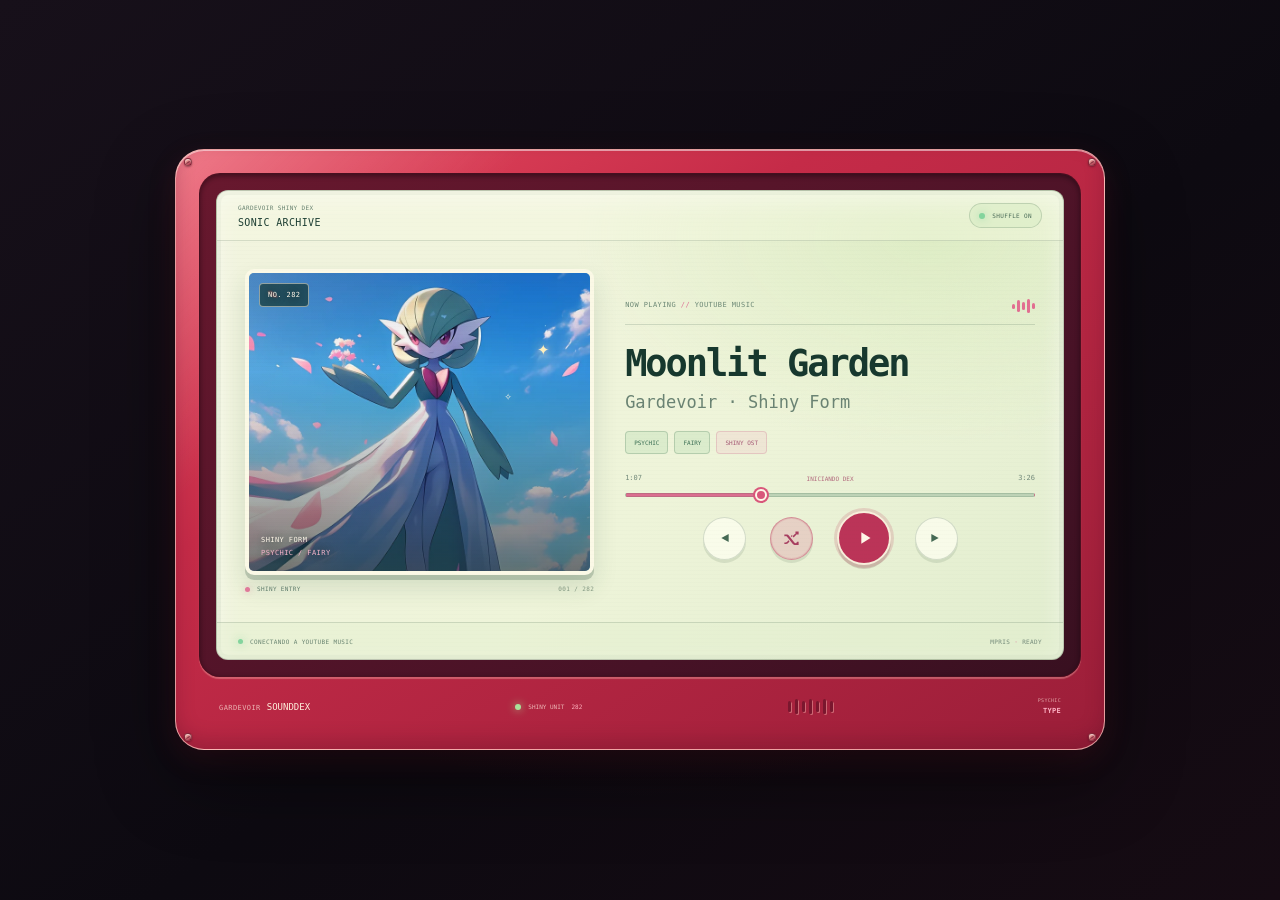
<file: extras/pokedex-player/index.html>
<!doctype html>
<html lang="es">
  <head>
    <meta charset="utf-8" />
    <meta name="viewport" content="width=device-width, initial-scale=1" />
    <meta name="description" content="Pokédex Player — Gardevoir Shiny." />
    <meta name="theme-color" content="#a9233d" />
    <title>Pokédex Player — Gardevoir Shiny</title>
    <link rel="stylesheet" href="./extension/player.css" />
    <script src="./extension/player-template.js" defer></script>
    <script src="./preview.js" defer></script>
  </head>
  <body class="pokedex-preview">
    <main id="playerMount" aria-label="Pokédex Player"></main>
  </body>
</html>
</file>
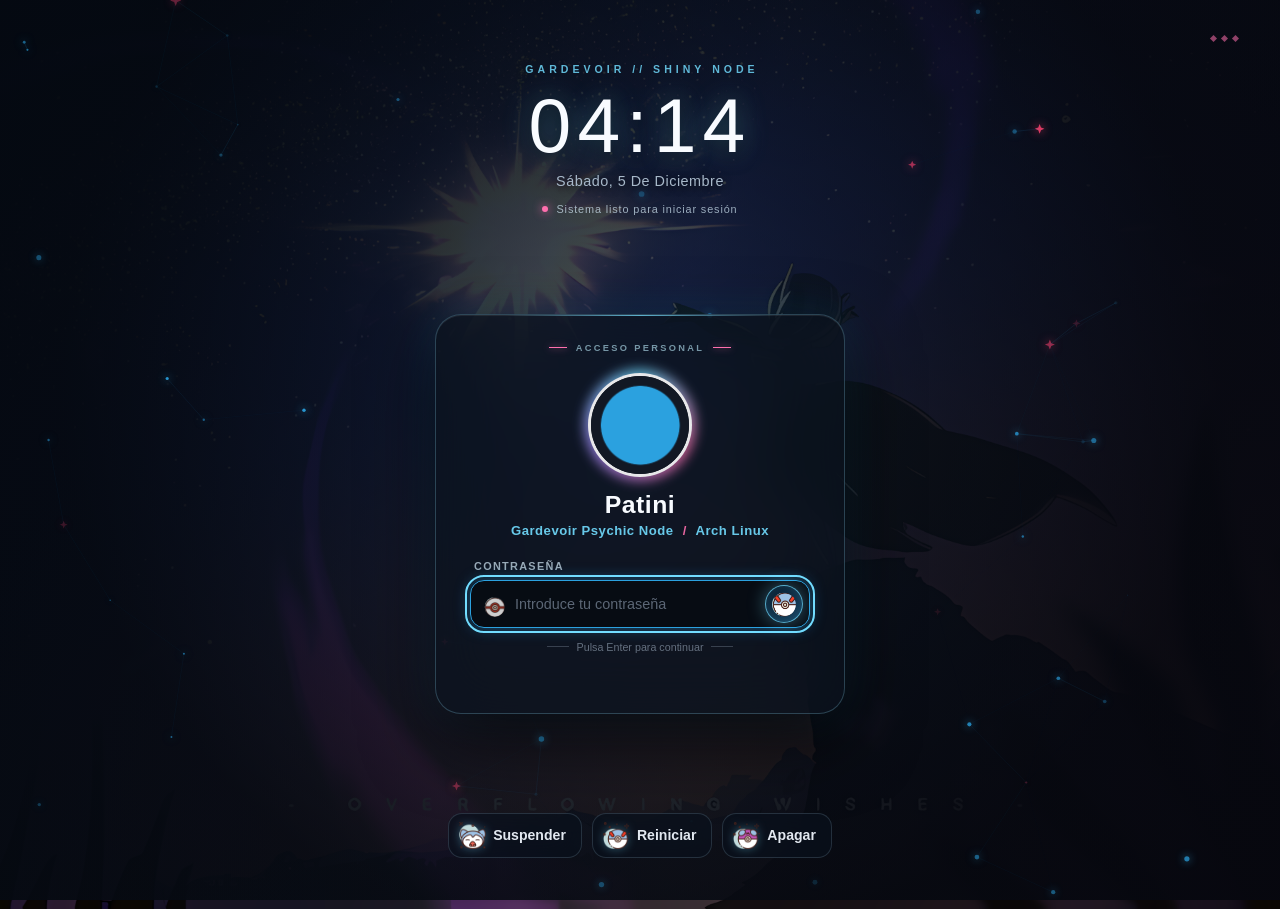
<file: .local/share/gardevoir-greeter/index.html>
<!DOCTYPE html>
<html lang="es">
<head>
    <meta charset="UTF-8">
    <meta name="viewport" content="width=device-width, initial-scale=1.0">
    <title>Gardevoir Shiny Login</title>
    <link rel="stylesheet" href="style.css">
</head>
<body>
    <div id="bg-layer"></div>
    <div id="overlay-layer"></div>
    <canvas id="particles-canvas"></canvas>

    <header class="top-bar">
        <div class="time-kicker">GARDEVOIR // SHINY NODE</div>
        <div id="clock">00:00</div>
        <div id="date">Viernes, 28 de Agosto</div>
        <div class="status-line"><span class="status-dot"></span> Sistema listo para iniciar sesión</div>
    </header>

    <div class="corner-mark" aria-hidden="true">
        <span></span><span></span><span></span>
    </div>

    <div class="main-container">
        <div class="glass-card" id="login-card">
            <div class="card-kicker"><span></span> ACCESO PERSONAL <span></span></div>
            <div class="avatar-container">
                <div class="avatar-glow"></div>
                <img id="user-avatar" src="avatar.png" alt="User Avatar" onerror="this.src='data:image/svg+xml;utf8,<svg xmlns=\'http://www.w3.org/2000/svg\' viewBox=\'0 0 100 100\'><circle cx=\'50\' cy=\'50\' r=\'46\' fill=\'%23161b26\' stroke=\'%232ba1df\' stroke-width=\'4\'/><circle cx=\'50\' cy=\'38\' r=\'18\' fill=\'%232ba1df\'/><path d=\'M22 82 C22 60 78 60 78 82 Z\' fill=\'%232ba1df\'/></svg>'">
            </div>

            <h1 id="user-name">Patini</h1>
            <p id="system-status">Gardevoir Psychic Node <span class="status-separator">/</span> Arch Linux</p>

            <form id="login-form" onsubmit="event.preventDefault(); submitPassword();">
                <label class="field-label" for="password-input">Contraseña</label>
                <div class="input-group">
                    <img class="input-icon" src="icon-lujoball.png" alt="" aria-hidden="true">
                    <input type="password" id="password-input" placeholder="Introduce tu contraseña" autofocus autocomplete="off">
                    <button type="submit" id="submit-btn" aria-label="Ingresar">
                        <img src="icon-superball.png" alt="">
                    </button>
                </div>
                <div class="form-hint"><span class="hint-line"></span> Pulsa Enter para continuar <span class="hint-line"></span></div>
            </form>

            <div id="message-area"></div>
        </div>
    </div>

    <nav class="bottom-bar" aria-label="Acciones del sistema">
        <button class="power-btn" onclick="handlePower('suspend')" title="Suspender">
            <img class="btn-icon" src="icon-snorlax.png" alt="">
            <span class="btn-text">Suspender</span>
        </button>
        <button class="power-btn" onclick="handlePower('restart')" title="Reiniciar">
            <img class="btn-icon" src="icon-superball.png" alt="">
            <span class="btn-text">Reiniciar</span>
        </button>
        <button class="power-btn danger" onclick="handlePower('shutdown')" title="Apagar">
            <img class="btn-icon" src="icon-masterball.png" alt="">
            <span class="btn-text">Apagar</span>
        </button>
    </nav>

    <script src="particles.js"></script>
    <script src="greeter.js"></script>
</body>
</html>
</file>
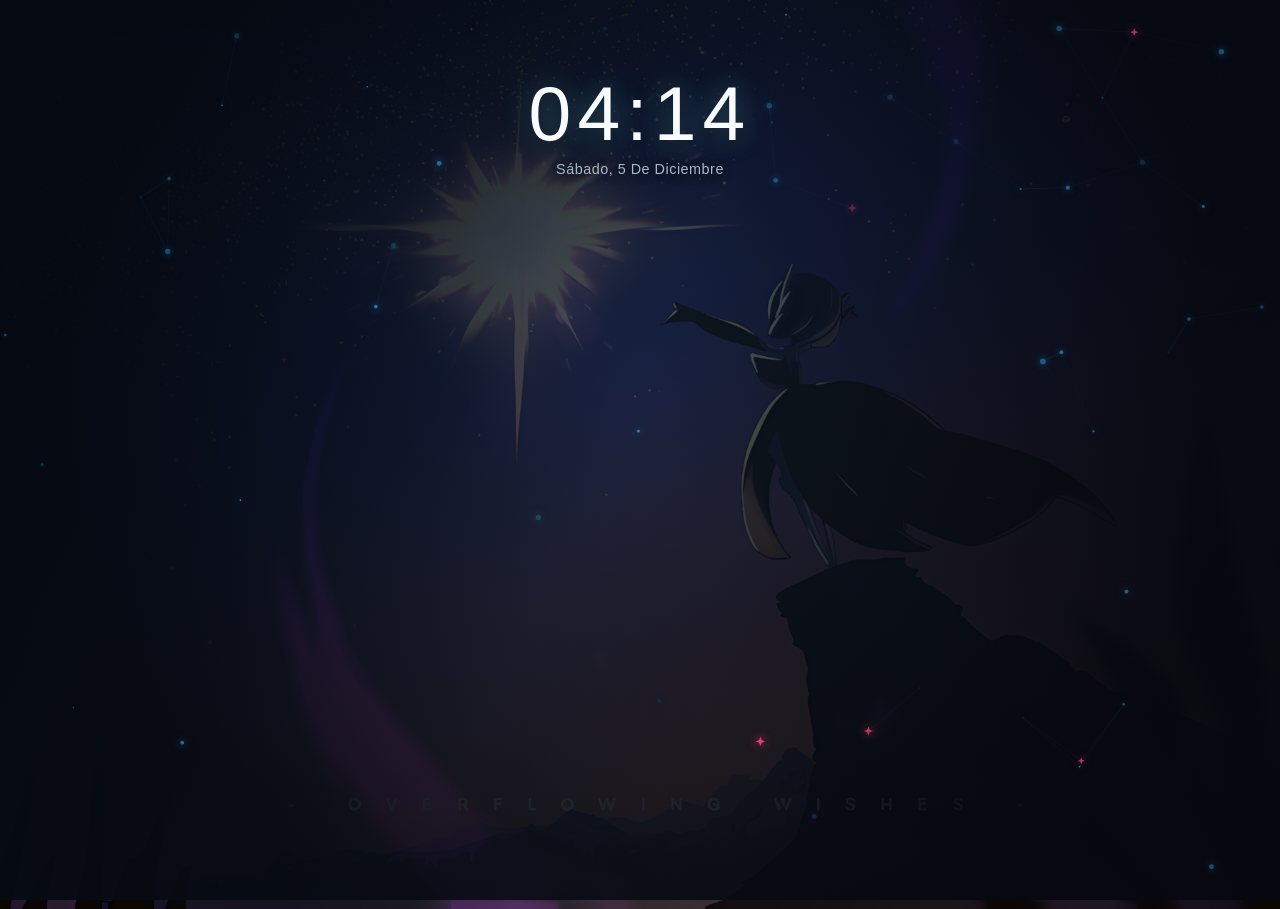
<file: .local/share/gardevoir-greeter/secondary.html>
<!DOCTYPE html>
<html lang="es">
<head>
    <meta charset="UTF-8">
    <meta name="viewport" content="width=device-width, initial-scale=1.0">
    <title>Gardevoir Shiny (Pantalla secundaria)</title>
    <link rel="stylesheet" href="style.css">
</head>
<body>
    <div id="bg-layer"></div>
    <div id="overlay-layer"></div>
    <canvas id="particles-canvas"></canvas>

    <div class="top-bar">
        <div id="clock">00:00</div>
        <div id="date">Viernes, 28 de Agosto</div>
    </div>

    <!-- Sin llamadas a lightdm: la autenticacion vive SOLO en la ventana primaria -->
    <script src="particles.js"></script>
    <script>
        function updateClock() {
            const now = new Date();
            const hours = String(now.getHours()).padStart(2, '0');
            const minutes = String(now.getMinutes()).padStart(2, '0');
            document.getElementById('clock').textContent = `${hours}:${minutes}`;
            const options = { weekday: 'long', day: 'numeric', month: 'long' };
            document.getElementById('date').textContent = now.toLocaleDateString('es-ES', options);
        }
        setInterval(updateClock, 1000);
        updateClock();
    </script>
</body>
</html>
</file>
<file: extras/pokedex-player/extension/player.css>
@font-face {
  font-family: "Press Start 2P";
  src: local("Press Start 2P"), local("PressStart2P");
  font-display: swap;
}

@font-face {
  font-family: "Silkscreen";
  src: local("Silkscreen"), local("Silkscreen Regular");
  font-display: swap;
}

:root {
  color-scheme: dark;
  --night: #100b12;
  --night-soft: #1b111b;
  --case-red: #b8233d;
  --case-red-light: #ed5264;
  --case-red-dark: #74172e;
  --lcd: #eef4d9;
  --lcd-ink: #18332c;
  --lcd-muted: #607a6c;
  --pink: #f28bb1;
  --mint: #75c6a0;
  --gold: #f1cb84;
  --pixel: "Press Start 2P", "Pokemon GB", monospace;
  --screen: "Silkscreen", "Departure Mono", monospace;
  font-synthesis: none;
  text-rendering: optimizeLegibility;
}

* {
  box-sizing: border-box;
}

html.pokedex-preview {
  min-width: 320px;
  min-height: 100%;
  background: var(--night);
}

body.pokedex-preview {
  position: relative;
  display: grid;
  place-items: center;
  min-width: 320px;
  min-height: 100vh;
  min-height: 100svh;
  margin: 0;
  overflow-x: hidden;
  padding: 14px;
  background:
    radial-gradient(ellipse at 50% 52%, rgba(170, 43, 79, 0.16), transparent 50%),
    linear-gradient(145deg, #17101a 0%, #0d0a11 56%, #160b13 100%);
  color: #f9f0e9;
  font-family: var(--screen);
  font-size: 14px;
  -webkit-font-smoothing: antialiased;
}

#playerMount {
  display: grid;
  width: min(100%, 970px);
  min-height: calc(100svh - 28px);
  place-items: center;
}

.pokedex-device button,
.pokedex-device input {
  font: inherit;
}

.pokedex-device button:focus-visible,
.pokedex-device a:focus-visible,
.pokedex-device input:focus-visible {
  outline: 3px solid #f4b1c7;
  outline-offset: 4px;
}

.ambient {
  position: fixed;
  z-index: 0;
  width: 280px;
  aspect-ratio: 1;
  border-radius: 50%;
  filter: blur(80px);
  opacity: 0.18;
  pointer-events: none;
}

.ambient-one {
  top: 11%;
  left: -140px;
  background: #d6335b;
}

.ambient-two {
  right: -160px;
  bottom: 4%;
  background: #438a75;
}

.studio {
  position: relative;
  z-index: 1;
  width: min(100%, 1220px);
  margin-inline: auto;
}

.brandbar,
.brand,
.demo-badge,
.view-toolbar,
.size-presets,
.screen-header,
.entry-line,
.time-row,
.transport-row,
.screen-footer,
.connection-status,
.hardware-row,
.hardware-light,
.studio-footer {
  display: flex;
  align-items: center;
}

.brandbar {
  justify-content: space-between;
  gap: 20px;
  margin-bottom: clamp(26px, 5vh, 46px);
}

.brand {
  min-width: 0;
  gap: 14px;
  color: inherit;
  text-decoration: none;
}

.brand-orb {
  position: relative;
  display: grid;
  width: 48px;
  aspect-ratio: 1;
  flex: 0 0 auto;
  place-items: center;
  overflow: hidden;
  border: 3px solid #f7d9ce;
  border-radius: 50%;
  background: linear-gradient(#e84b61 0 46%, #faeee2 47% 100%);
  box-shadow: 0 0 26px rgba(234, 71, 102, 0.25), inset 0 0 0 2px rgba(32, 12, 21, 0.34);
}

.brand-orb::before {
  position: absolute;
  top: 45%;
  left: -4px;
  width: calc(100% + 8px);
  height: 5px;
  background: #f7d9ce;
  content: "";
}

.brand-orb span {
  z-index: 1;
  width: 14px;
  aspect-ratio: 1;
  border: 4px solid #f7d9ce;
  border-radius: 50%;
  background: #a9233d;
  box-shadow: 0 0 0 2px #32101d;
}

.brand-copy {
  display: grid;
  gap: 8px;
  min-width: 0;
}

.brand-kicker,
.eyebrow,
.entry-code,
.screen-kicker,
.cover-number,
.cover-caption,
.hardware-brand span,
.hardware-mark,
.studio-footer,
.demo-badge,
.mpris-label,
.cover-footnote,
.connection-status,
.signal-pill {
  font-family: var(--pixel);
  letter-spacing: 0.06em;
  text-transform: uppercase;
}

.brand-kicker {
  color: #dfa3af;
  font-size: 8px;
  line-height: 1.7;
}

.brand-title {
  overflow: hidden;
  font-family: var(--pixel);
  font-size: clamp(14px, 2vw, 20px);
  line-height: 1.55;
  text-overflow: ellipsis;
  white-space: nowrap;
}

.brand-title b {
  color: #f38da9;
  font-weight: 400;
}

.demo-badge {
  flex: 0 0 auto;
  gap: 9px;
  padding: 10px 12px;
  border: 1px solid rgba(240, 170, 181, 0.2);
  border-radius: 999px;
  background: rgba(255, 255, 255, 0.035);
  color: #d4c0bf;
  font-size: 7px;
}

.status-led,
.signal-led,
.tiny-led {
  display: inline-block;
  width: 7px;
  aspect-ratio: 1;
  flex: 0 0 auto;
  border-radius: 50%;
  background: #83d49d;
  box-shadow: 0 0 9px rgba(131, 212, 157, 0.86);
}

.view-toolbar {
  min-height: 66px;
  justify-content: space-between;
  gap: 18px;
  margin-bottom: 18px;
  padding: 13px 17px;
  border: 1px solid rgba(222, 153, 169, 0.13);
  border-radius: 14px;
  background: rgba(255, 255, 255, 0.035);
  box-shadow: 0 12px 36px rgba(0, 0, 0, 0.12);
}

.toolbar-copy {
  min-width: 0;
}

.eyebrow {
  color: #e888a0;
  font-size: 7px;
}

.toolbar-copy p {
  margin: 6px 0 0;
  color: #d9c9c5;
  font-size: 13px;
}

.size-presets {
  flex: 0 0 auto;
  gap: 5px;
  padding: 4px;
  border: 1px solid rgba(241, 184, 194, 0.13);
  border-radius: 10px;
  background: rgba(6, 5, 9, 0.37);
}

.preset-button {
  min-height: 32px;
  padding: 0 10px;
  border: 0;
  border-radius: 7px;
  background: transparent;
  color: #a9979e;
  cursor: pointer;
  font-family: var(--pixel);
  font-size: 7px;
  transition: background 150ms ease, color 150ms ease, transform 150ms ease;
}

.preset-button:hover {
  color: #fff3e6;
}

.preset-button[aria-pressed="true"] {
  background: #a9233d;
  box-shadow: inset 0 0 0 1px rgba(255, 220, 207, 0.2), 0 2px 10px rgba(178, 35, 61, 0.22);
  color: #fff3e6;
}

.preset-button:active {
  transform: translateY(1px);
}

.resize-hint {
  margin: 0;
  color: #a9979e;
  font-size: 11px;
  text-align: right;
}

.resize-hint span {
  color: #f08ca5;
  font-size: 17px;
}

.player-stage {
  display: flex;
  min-width: 0;
  justify-content: center;
  overflow: visible;
}

.pokedex-device {
  position: relative;
  width: min(100%, 930px);
  min-width: min(100%, 310px);
  max-width: 100%;
  padding: clamp(15px, 2.3vw, 23px);
  overflow: visible;
  resize: none;
  container-name: pokedex;
  container-type: inline-size;
  border: 1px solid rgba(255, 215, 204, 0.68);
  border-radius: 29px;
  background:
    linear-gradient(135deg, rgba(255, 255, 255, 0.26), transparent 23%),
    linear-gradient(148deg, #e94c60 0%, #c52b48 34%, #9b1e39 100%);
  box-shadow:
    0 28px 78px rgba(0, 0, 0, 0.45),
    0 9px 28px rgba(183, 35, 63, 0.18),
    inset 0 1px 0 rgba(255, 255, 255, 0.5),
    inset 0 -9px 18px rgba(77, 12, 32, 0.25);
}

.pokedex-device::-webkit-resizer {
  border: 8px solid transparent;
  border-right-color: #f6c0be;
  border-bottom-color: #f6c0be;
  background: transparent;
}

.case-screw {
  position: absolute;
  z-index: 2;
  width: 8px;
  aspect-ratio: 1;
  border: 1px solid rgba(94, 18, 37, 0.64);
  border-radius: 50%;
  background: linear-gradient(135deg, #ffc5b3, #a62440);
  box-shadow: inset 0 1px 1px rgba(255, 255, 255, 0.6), 0 1px 2px rgba(61, 10, 26, 0.45);
}

.case-screw::after {
  position: absolute;
  top: 3px;
  left: 1px;
  width: 4px;
  height: 1px;
  transform: rotate(-37deg);
  background: rgba(91, 18, 39, 0.7);
  content: "";
}

.screw-top-left { top: 8px; left: 8px; }
.screw-top-right { top: 8px; right: 8px; }
.screw-bottom-left { bottom: 8px; left: 8px; }
.screw-bottom-right { right: 8px; bottom: 8px; }

.bezel {
  padding: clamp(9px, 1.7vw, 16px);
  border: 1px solid rgba(70, 14, 30, 0.72);
  border-radius: 21px;
  background: linear-gradient(145deg, #68182e, #471226 72%, #381020);
  box-shadow: inset 0 2px 5px rgba(12, 4, 8, 0.46), 0 2px 1px rgba(255, 200, 190, 0.35);
}

.lcd-screen {
  position: relative;
  display: flex;
  min-height: 350px;
  flex-direction: column;
  overflow: hidden;
  border: 1px solid rgba(25, 48, 38, 0.24);
  border-radius: 12px;
  background:
    radial-gradient(ellipse at 84% 10%, rgba(204, 228, 175, 0.47), transparent 35%),
    linear-gradient(140deg, #f2f4df 0%, var(--lcd) 58%, #e1edce 100%);
  color: var(--lcd-ink);
  box-shadow: inset 0 0 0 4px rgba(83, 110, 81, 0.075), inset 0 8px 26px rgba(255, 255, 255, 0.58);
}

.lcd-screen::after {
  position: absolute;
  z-index: 2;
  inset: 0;
  background: repeating-linear-gradient(to bottom, transparent 0 3px, rgba(31, 62, 47, 0.025) 4px);
  content: "";
  pointer-events: none;
}

.screen-header,
.screen-footer {
  position: relative;
  z-index: 3;
  min-height: 50px;
  justify-content: space-between;
  gap: 12px;
  padding: 10px clamp(13px, 2vw, 21px);
}

.screen-header {
  border-bottom: 1px solid rgba(44, 78, 57, 0.16);
  background: rgba(246, 248, 226, 0.35);
}

.screen-brand {
  display: grid;
  gap: 6px;
  min-width: 0;
}

.screen-kicker {
  color: #678170;
  font-size: 6px;
}

.screen-brand strong {
  overflow: hidden;
  color: #1d3e33;
  font-family: var(--pixel);
  font-size: clamp(8px, 1vw, 10px);
  font-weight: 400;
  letter-spacing: 0.035em;
  text-overflow: ellipsis;
  white-space: nowrap;
}

.signal-pill {
  display: inline-flex;
  flex: 0 0 auto;
  align-items: center;
  gap: 7px;
  padding: 8px 9px;
  border: 1px solid rgba(54, 91, 67, 0.2);
  border-radius: 999px;
  background: rgba(220, 237, 199, 0.68);
  color: #4b6c58;
  font-size: 6px;
}

.signal-led {
  width: 6px;
}

.screen-content {
  position: relative;
  z-index: 1;
  display: grid;
  min-height: 0;
  flex: 1;
  grid-template-columns: minmax(0, 0.92fr) minmax(0, 1.08fr);
  align-items: center;
  gap: clamp(18px, 3vw, 31px);
  padding: clamp(17px, 2.7vw, 28px);
}

.cover-panel {
  display: grid;
  min-width: 0;
  gap: 9px;
}

.cover-art {
  position: relative;
  width: 100%;
  aspect-ratio: 1.14 / 1;
  overflow: hidden;
  border: 4px solid #fbf9e6;
  border-radius: 9px;
  background: #b8daca;
  box-shadow: 0 5px 0 rgba(48, 82, 62, 0.24), 0 12px 24px rgba(37, 77, 54, 0.14);
}

.cover-art img {
  width: 100%;
  height: 100%;
  object-fit: cover;
  object-position: 63% 38%;
  transform: scale(1.06);
}

.cover-wash {
  position: absolute;
  inset: 0;
  background:
    linear-gradient(180deg, rgba(23, 50, 40, 0.12), transparent 33%, rgba(16, 38, 31, 0.58)),
    linear-gradient(120deg, rgba(242, 150, 183, 0.11), transparent 54%);
}

.cover-number,
.cover-caption {
  position: absolute;
  z-index: 1;
  color: #fff7e9;
  text-shadow: 0 1px 8px rgba(10, 27, 22, 0.85);
}

.cover-number {
  top: 10px;
  left: 10px;
  padding: 7px 8px;
  border: 1px solid rgba(255, 248, 227, 0.5);
  border-radius: 4px;
  background: rgba(17, 47, 35, 0.63);
  font-size: 7px;
}

.cover-caption {
  right: 12px;
  bottom: 11px;
  left: 12px;
  font-size: 7px;
  line-height: 1.9;
}

.cover-caption b {
  color: #f4b4ca;
  font-weight: 400;
}

.cover-star {
  position: absolute;
  z-index: 1;
  color: #fff0bc;
  text-shadow: 0 0 12px #ffe5ac;
}

.star-one {
  top: 21%;
  right: 12%;
  font-size: 20px;
}

.star-two {
  top: 39%;
  right: 23%;
  color: #fff6e3;
  font-size: 12px;
}

.cover-footnote {
  display: flex;
  align-items: center;
  gap: 7px;
  color: #648071;
  font-size: 6px;
  line-height: 1.7;
}

.cover-footnote > span:last-child {
  margin-left: auto;
  color: #879b85;
}

.tiny-led {
  width: 5px;
  background: #e77b9d;
  box-shadow: 0 0 7px rgba(231, 123, 157, 0.45);
}

.track-panel {
  display: flex;
  min-width: 0;
  flex-direction: column;
  justify-content: center;
  gap: clamp(11px, 1.8vw, 19px);
}

.entry-line {
  min-width: 0;
  justify-content: space-between;
  gap: 8px;
  padding-bottom: 10px;
  border-bottom: 1px solid rgba(46, 81, 60, 0.17);
}

.entry-code {
  overflow: hidden;
  color: #6d8976;
  font-size: 7px;
  line-height: 1.7;
  text-overflow: ellipsis;
  white-space: nowrap;
}

.entry-code i,
.mpris-label i {
  color: #df7497;
  font-style: normal;
}

.equalizer {
  display: flex;
  height: 16px;
  align-items: center;
  gap: 2px;
  flex: 0 0 auto;
}

.equalizer i {
  display: block;
  width: 3px;
  height: 5px;
  border-radius: 2px;
  background: #e26f91;
  transform-origin: center;
  animation: equalize 800ms ease-in-out infinite alternate;
}

.equalizer i:nth-child(2) { height: 12px; animation-delay: -520ms; }
.equalizer i:nth-child(3) { height: 8px; animation-delay: -220ms; }
.equalizer i:nth-child(4) { height: 14px; animation-delay: -650ms; }
.equalizer i:nth-child(5) { height: 6px; animation-delay: -390ms; }

.track-copy {
  min-width: 0;
}

.track-copy h1 {
  margin: 0;
  overflow-wrap: anywhere;
  color: #17382e;
  font-family: var(--screen);
  font-size: clamp(24px, 3vw, 37px);
  font-weight: 700;
  letter-spacing: -0.055em;
  line-height: 1.08;
}

.track-copy p {
  margin: 8px 0 0;
  color: #6a8373;
  font-size: clamp(13px, 1.5vw, 17px);
}

.track-copy p span {
  color: #e17999;
}

.type-tags {
  display: flex;
  flex-wrap: wrap;
  gap: 6px;
}

.type-tags span {
  padding: 6px 8px;
  border: 1px solid rgba(52, 103, 71, 0.23);
  border-radius: 4px;
  background: rgba(192, 223, 185, 0.42);
  color: #3c7055;
  font-family: var(--pixel);
  font-size: 6px;
  line-height: 1.5;
}

.type-tags .tag-muted {
  border-color: rgba(191, 92, 127, 0.23);
  background: rgba(242, 189, 202, 0.24);
  color: #a75b76;
}

.playback {
  display: grid;
  gap: 7px;
  margin-top: 1px;
}

.time-row {
  justify-content: space-between;
  gap: 7px;
  color: #718879;
  font-family: var(--pixel);
  font-size: 7px;
  font-variant-numeric: tabular-nums;
}

.playback-state {
  overflow: hidden;
  color: #b2697d;
  font-size: 6px;
  text-align: center;
  text-overflow: ellipsis;
  white-space: nowrap;
}

.seek-slider {
  width: 100%;
  height: 12px;
  margin: 0;
  appearance: none;
  background: transparent;
  cursor: pointer;
}

.seek-slider::-webkit-slider-runnable-track {
  height: 4px;
  border: 1px solid rgba(42, 86, 60, 0.17);
  border-radius: 99px;
  background: linear-gradient(to right, #dc6e90 var(--range-progress, 32%), #bed3b7 var(--range-progress, 32%));
}

.seek-slider::-moz-range-track {
  height: 4px;
  border: 1px solid rgba(42, 86, 60, 0.17);
  border-radius: 99px;
  background: #bed3b7;
}

.seek-slider::-moz-range-progress {
  height: 4px;
  border-radius: 99px;
  background: #dc6e90;
}

.seek-slider::-webkit-slider-thumb {
  width: 12px;
  height: 12px;
  margin-top: -5px;
  appearance: none;
  border: 2px solid #fff9e9;
  border-radius: 50%;
  background: #d9577b;
  box-shadow: 0 0 0 2px #d9577b;
}

.seek-slider::-moz-range-thumb {
  width: 8px;
  height: 8px;
  border: 2px solid #fff9e9;
  border-radius: 50%;
  background: #d9577b;
  box-shadow: 0 0 0 2px #d9577b;
}

.transport-row {
  justify-content: center;
  gap: clamp(13px, 2.3vw, 24px);
  padding-top: 3px;
}

.transport-button {
  display: grid;
  width: 43px;
  aspect-ratio: 1;
  flex: 0 0 auto;
  place-items: center;
  border: 1px solid rgba(57, 91, 65, 0.2);
  border-radius: 50%;
  background: rgba(255, 255, 242, 0.7);
  color: #456954;
  cursor: pointer;
  box-shadow: 0 3px 0 rgba(42, 76, 52, 0.12);
  transition: background 150ms ease, transform 150ms ease, box-shadow 150ms ease;
}

.transport-button:hover {
  transform: translateY(-2px);
  background: #fffef1;
  box-shadow: 0 5px 0 rgba(42, 76, 52, 0.12);
}

.transport-button:active {
  transform: translateY(1px);
  box-shadow: 0 1px 0 rgba(42, 76, 52, 0.12);
}

.transport-button svg {
  width: 19px;
  height: 19px;
  fill: currentColor;
}

.transport-button.secondary svg {
  width: 16px;
  height: 16px;
}

.play-button {
  width: 54px;
  border: 2px solid #f7efdb;
  background: #bb3458;
  color: #fff7e8;
  box-shadow: 0 0 0 3px rgba(190, 59, 90, 0.18), 0 4px 0 rgba(74, 49, 45, 0.17);
}

.shuffle-button[data-shuffle="true"] {
  border-color: rgba(187, 52, 88, 0.42);
  background: rgba(223, 122, 151, 0.27);
  color: #a73e60;
  box-shadow: inset 0 0 0 1px rgba(187, 52, 88, 0.12), 0 3px 0 rgba(42, 76, 52, 0.12);
}

.play-button:hover {
  background: #d04a6c;
}

.play-button .pause-icon {
  display: none;
}

.play-button[data-playing="true"] .play-icon {
  display: none;
}

.play-button[data-playing="true"] .pause-icon {
  display: block;
}

.play-button .play-icon {
  width: 22px;
  height: 22px;
  margin-left: 2px;
}

.screen-footer {
  min-height: 37px;
  border-top: 1px solid rgba(44, 78, 57, 0.16);
  background: rgba(224, 237, 205, 0.4);
}

.connection-status {
  gap: 7px;
  color: #698471;
  font-size: 6px;
}

.connection-status .status-led {
  width: 5px;
}

.mpris-label {
  color: #738979;
  font-size: 6px;
  white-space: nowrap;
}

.hardware-row {
  min-height: 49px;
  justify-content: space-between;
  gap: 14px;
  padding: 11px clamp(8px, 2vw, 20px) 1px;
  color: #ffe4d9;
}

.hardware-brand {
  display: flex;
  align-items: baseline;
  gap: 6px;
  font-family: var(--pixel);
  white-space: nowrap;
}

.hardware-brand span {
  color: rgba(255, 236, 223, 0.7);
  font-size: 7px;
}

.hardware-brand b {
  color: #fff0dc;
  font-size: 9px;
  font-weight: 400;
}

.hardware-light {
  gap: 7px;
  color: rgba(255, 228, 217, 0.76);
  font-family: var(--pixel);
  font-size: 6px;
  white-space: nowrap;
}

.hardware-light > span {
  width: 6px;
  aspect-ratio: 1;
  border-radius: 50%;
  background: #a9e299;
  box-shadow: 0 0 8px rgba(169, 226, 153, 0.9);
}

.hardware-light i {
  color: #ffb1bd;
  font-style: normal;
}

.speaker-grille {
  display: flex;
  height: 18px;
  align-items: center;
  gap: 4px;
}

.speaker-grille i {
  width: 3px;
  height: 11px;
  border-radius: 2px;
  background: rgba(81, 14, 33, 0.52);
  box-shadow: 1px 1px rgba(255, 201, 189, 0.42);
}

.speaker-grille i:nth-child(2n) { height: 15px; }

.hardware-mark {
  color: rgba(255, 226, 216, 0.66);
  font-size: 5px;
  line-height: 1.8;
  text-align: right;
}

.hardware-mark b {
  color: #ffb3c5;
  font-size: 7px;
}

.studio-footer {
  justify-content: space-between;
  gap: 14px;
  margin-top: 19px;
  color: #887981;
  font-size: 6px;
  line-height: 1.8;
}

.studio-footer i {
  color: #e17d98;
  font-style: normal;
}

@keyframes equalize {
  from { transform: scaleY(0.42); }
  to { transform: scaleY(1); }
}

/* El layout depende del ancho del dispositivo, no del tamaño del monitor. */
@container pokedex (max-width: 700px) {
  .lcd-screen { min-height: 300px; }
  .screen-content {
    grid-template-columns: minmax(0, 0.62fr) minmax(0, 1fr);
    gap: 17px;
    padding: 17px;
  }
  .cover-art { aspect-ratio: 1 / 1; }
  .cover-caption { font-size: 6px; }
  .track-panel { gap: 12px; }
  .track-copy h1 { font-size: clamp(22px, 4.3cqw, 31px); }
  .track-copy p { font-size: 14px; }
  .type-tags span { padding: 5px 6px; font-size: 5px; }
  .transport-button { width: 38px; }
  .play-button { width: 48px; }
}

@container pokedex (max-width: 500px) {
  .bezel { padding: 7px; border-radius: 16px; }
  .lcd-screen { min-height: 0; }
  .screen-header { min-height: 43px; padding: 8px 11px; }
  .screen-content {
    grid-template-columns: 82px minmax(0, 1fr);
    align-items: start;
    gap: 11px;
    padding: 13px 11px;
  }
  .cover-panel { gap: 0; }
  .cover-art { aspect-ratio: 1 / 1; border-width: 2px; }
  .cover-art img { object-position: 63% 34%; }
  .cover-number { top: 4px; left: 4px; padding: 4px; font-size: 5px; }
  .cover-caption, .cover-star, .cover-footnote { display: none; }
  .track-panel { gap: 8px; }
  .entry-line { padding-bottom: 5px; }
  .entry-code { font-size: 6px; }
  .equalizer { height: 12px; }
  .track-copy h1 { font-size: clamp(16px, 5cqw, 23px); line-height: 1.12; }
  .track-copy p { margin-top: 3px; font-size: 12px; line-height: 1.2; }
  .type-tags { gap: 4px; }
  .type-tags span { padding: 3px 5px; font-size: 5px; }
  .playback { gap: 4px; }
  .time-row { font-size: 6px; }
  .playback-state { font-size: 5px; }
  .transport-row { justify-content: flex-start; gap: 9px; padding-top: 1px; }
  .transport-button { width: 30px; }
  .transport-button svg { width: 15px; height: 15px; }
  .transport-button.secondary svg { width: 13px; height: 13px; }
  .play-button { width: 37px; }
  .play-button .play-icon { width: 17px; height: 17px; }
  .screen-footer { min-height: 30px; padding: 6px 11px; }
  .connection-status, .mpris-label { font-size: 5px; }
  .hardware-row { min-height: 37px; gap: 7px; padding: 8px 3px 0; }
  .hardware-brand { gap: 4px; }
  .hardware-brand span { font-size: 5px; }
  .hardware-brand b { font-size: 7px; }
  .hardware-light { font-size: 5px; }
  .hardware-mark { display: none; }
}

@container pokedex (max-width: 370px) {
  .bezel { padding: 5px; }
  .screen-kicker { display: none; }
  .screen-brand strong { font-size: 7px; }
  .signal-pill { padding: 6px; font-size: 5px; }
  .screen-content { grid-template-columns: 62px minmax(0, 1fr); gap: 8px; padding: 10px 8px; }
  .entry-code { font-size: 5px; }
  .track-copy h1 { font-size: clamp(15px, 5.3cqw, 19px); }
  .track-copy p { font-size: 11px; }
  .tag-muted { display: none; }
  .hardware-light { display: none; }
  .connection-status { font-size: 4.5px; }
  .mpris-label { font-size: 4.5px; }
}

@media (max-width: 760px) {
  body.pokedex-preview { padding-inline: clamp(12px, 3vw, 24px); }
  .brandbar { margin-bottom: 25px; }
  .view-toolbar { flex-wrap: wrap; }
  .resize-hint { width: 100%; text-align: left; }
}

@media (max-width: 520px) {
  body.pokedex-preview { padding: 15px 11px 18px; }
  .brandbar { align-items: flex-start; gap: 9px; margin-bottom: 19px; }
  .brand { gap: 9px; }
  .brand-orb { width: 38px; }
  .brand-orb span { width: 11px; border-width: 3px; }
  .brand-kicker { font-size: 6px; }
  .brand-title { font-size: 13px; }
  .demo-badge { padding: 8px; font-size: 5px; }
  .view-toolbar { gap: 9px; padding: 11px; }
  .toolbar-copy { flex: 1 1 100%; }
  .toolbar-copy p { font-size: 12px; }
  .size-presets { flex: 1 1 auto; justify-content: space-between; }
  .preset-button { flex: 1 1 0; padding-inline: 5px; font-size: 6px; }
  .resize-hint { margin-top: 1px; font-size: 10px; }
  .studio-footer { flex-direction: column; align-items: flex-start; gap: 4px; font-size: 5px; }
}

@media (max-height: 620px) and (min-width: 761px) {
  body { padding-block: 14px; }
  .brandbar { margin-bottom: 15px; }
  .view-toolbar { min-height: 52px; margin-bottom: 10px; padding-block: 8px; }
  .studio-footer { margin-top: 10px; }
}

@media (prefers-reduced-motion: reduce) {
  *,
  *::before,
  *::after {
    scroll-behavior: auto !important;
    animation-duration: 0.01ms !important;
    animation-iteration-count: 1 !important;
    transition-duration: 0.01ms !important;
  }
}
</file>
<file: .local/share/gardevoir-greeter/style.css>
:root {
    --ink: #f8fbff;
    --muted: #a7b8c9;
    --cyan: #72ddff;
    --pink: #ff6fae;
    --violet: #a78bfa;
    --panel: rgba(11, 18, 30, 0.72);
    --line: rgba(145, 224, 255, 0.24);
}

* {
    margin: 0;
    padding: 0;
    box-sizing: border-box;
    font-family: -apple-system, BlinkMacSystemFont, "Segoe UI", Roboto, Helvetica, Arial, sans-serif;
    user-select: none;
}

body {
    width: 100vw;
    height: 100vh;
    overflow: hidden;
    background-color: #06090e;
    color: #ffffff;
    display: flex;
    flex-direction: column;
    justify-content: space-between;
    align-items: center;
    position: relative;
}

#bg-layer {
    position: absolute;
    top: 0;
    left: 0;
    width: 100%;
    height: 100%;
    background-image: url('background.png');
    background-size: cover;
    background-position: center;
    filter: brightness(0.55) saturate(1.22) contrast(1.04);
    z-index: 1;
    transform: scale(1.02);
    transition: transform 12s ease-out;
}

#overlay-layer {
    position: absolute;
    top: 0;
    left: 0;
    width: 100%;
    height: 100%;
    background:
        linear-gradient(115deg, rgba(4, 9, 17, 0.88) 0%, rgba(8, 13, 24, 0.40) 48%, rgba(7, 7, 15, 0.78) 100%),
        radial-gradient(circle at 50% 42%, rgba(82, 198, 255, 0.12) 0%, rgba(6, 9, 14, 0.88) 70%);
    z-index: 2;
}

#particles-canvas {
    position: absolute;
    top: 0;
    left: 0;
    width: 100%;
    height: 100%;
    z-index: 3;
    pointer-events: none;
}

.top-bar {
    position: relative;
    z-index: 10;
    margin-top: clamp(28px, 7vh, 72px);
    text-align: center;
    animation: fadeInDown 0.8s ease-out;
}

.time-kicker {
    color: var(--cyan);
    font-size: 0.66rem;
    font-weight: 700;
    letter-spacing: 0.38em;
    margin-left: 0.38em;
    opacity: 0.82;
}

#clock {
    font-size: clamp(3rem, 6vw, 5rem);
    font-weight: 300;
    line-height: 1;
    letter-spacing: 0.08em;
    color: var(--ink);
    text-shadow: 0 0 28px rgba(114, 221, 255, 0.42), 0 4px 18px rgba(0, 0, 0, 0.8);
    margin: 12px 0 9px;
}

#date {
    font-size: 0.9rem;
    font-weight: 500;
    color: var(--muted);
    letter-spacing: 0.5px;
    text-transform: capitalize;
    text-shadow: 0 2px 8px rgba(0, 0, 0, 0.8);
}

.status-line {
    display: flex;
    align-items: center;
    justify-content: center;
    gap: 8px;
    color: rgba(220, 242, 255, 0.68);
    font-size: 0.68rem;
    letter-spacing: 0.08em;
    margin-top: 14px;
}

.status-dot {
    width: 6px;
    height: 6px;
    border-radius: 50%;
    background: var(--pink);
    box-shadow: 0 0 10px var(--pink);
}

.corner-mark {
    position: absolute;
    z-index: 5;
    top: 36px;
    right: 42px;
    display: flex;
    gap: 6px;
    opacity: 0.55;
}

.corner-mark span {
    width: 5px;
    height: 5px;
    background: var(--pink);
    transform: rotate(45deg);
}

.main-container {
    position: relative;
    z-index: 10;
    display: flex;
    justify-content: center;
    align-items: center;
    width: 100%;
}

.glass-card {
    position: relative;
    background: var(--panel);
    backdrop-filter: blur(32px);
    -webkit-backdrop-filter: blur(28px);
    border: 1px solid var(--line);
    border-radius: 26px;
    padding: 28px 34px 26px;
    width: min(410px, calc(100vw - 32px));
    display: flex;
    flex-direction: column;
    align-items: center;
    box-shadow: 0 26px 70px rgba(0, 0, 0, 0.72), 0 0 46px rgba(43, 161, 223, 0.16), inset 0 1px 0 rgba(255, 255, 255, 0.08);
    animation: scaleIn 0.8s cubic-bezier(0.16, 1, 0.3, 1);
    transition: transform 0.3s ease, box-shadow 0.3s ease, border-color 0.3s ease;
}

.glass-card::before {
    content: "";
    position: absolute;
    top: 0;
    left: 17%;
    right: 17%;
    height: 1px;
    background: linear-gradient(90deg, transparent, var(--cyan), transparent);
    opacity: 0.75;
}

.card-kicker {
    display: flex;
    align-items: center;
    gap: 9px;
    color: rgba(184, 230, 246, 0.62);
    font-size: 0.58rem;
    font-weight: 700;
    letter-spacing: 0.25em;
    margin-bottom: 20px;
}

.card-kicker span {
    width: 18px;
    height: 1px;
    background: var(--pink);
    box-shadow: 0 0 7px rgba(255, 111, 174, 0.8);
}

.glass-card:hover {
    border-color: rgba(43, 161, 223, 0.6);
    box-shadow: 0 24px 60px rgba(0, 0, 0, 0.8), 0 0 50px rgba(43, 161, 223, 0.28);
}

.avatar-container {
    position: relative;
    width: 104px;
    height: 104px;
    margin-bottom: 14px;
}

.avatar-glow {
    position: absolute;
    top: -4px;
    left: -4px;
    width: 112px;
    height: 112px;
    border-radius: 50%;
    background: conic-gradient(from 0deg, var(--cyan), var(--pink), var(--violet), var(--cyan));
    animation: rotateGlow 6s linear infinite;
    filter: blur(6px);
    opacity: 0.75;
}

#user-avatar {
    position: relative;
    width: 104px;
    height: 104px;
    border-radius: 50%;
    object-fit: cover;
    border: 3px solid rgba(255, 255, 255, 0.9);
    background-color: #121824;
    z-index: 2;
}

#user-name {
    font-size: 1.55rem;
    font-weight: 700;
    color: var(--ink);
    margin-bottom: 4px;
    letter-spacing: 0.5px;
}

#system-status {
    font-size: 0.82rem;
    color: var(--cyan);
    font-weight: 600;
    margin-bottom: 22px;
    letter-spacing: 0.5px;
    opacity: 0.9;
}

.status-separator {
    color: var(--pink);
    padding: 0 5px;
}

#login-form {
    width: 100%;
}

.field-label {
    display: block;
    color: rgba(220, 242, 255, 0.68);
    font-size: 0.68rem;
    font-weight: 700;
    letter-spacing: 0.12em;
    margin: 0 0 8px 4px;
    text-transform: uppercase;
}

.input-group {
    position: relative;
    width: 100%;
    display: flex;
    align-items: center;
}

.input-icon {
    position: absolute;
    left: 10px;
    width: 28px;
    height: 28px;
    object-fit: contain;
    opacity: 0.8;
    pointer-events: none;
    clip-path: circle(36% at 53% 61%);
    filter: drop-shadow(0 0 5px rgba(114, 221, 255, 0.25));
}

#password-input {
    width: 100%;
    padding: 14px 52px 14px 44px;
    background: rgba(8, 12, 19, 0.8);
    border: 1px solid rgba(181, 225, 244, 0.20);
    border-radius: 14px;
    color: #ffffff;
    font-size: 1rem;
    outline: none;
    transition: border-color 0.25s ease, background 0.25s ease, box-shadow 0.25s ease;
}

#password-input::placeholder {
    color: rgba(148, 163, 184, 0.6);
    font-size: 0.9rem;
}

#password-input:focus {
    border-color: #2ba1df;
    background: rgba(8, 12, 19, 0.95);
    box-shadow: 0 0 16px rgba(43, 161, 223, 0.45);
}

#submit-btn {
    position: absolute;
    right: 7px;
    width: 38px;
    height: 38px;
    background: linear-gradient(145deg, #071a2b, #164463);
    border: 1px solid rgba(114, 221, 255, 0.72);
    border-radius: 50%;
    color: #06090e;
    cursor: pointer;
    display: flex;
    justify-content: center;
    align-items: center;
    transition: transform 0.2s, background-color 0.2s, box-shadow 0.2s;
    box-shadow: 0 0 18px rgba(114, 221, 255, 0.38), inset 0 0 10px rgba(114, 221, 255, 0.12);
}

#submit-btn img {
    width: 33px;
    height: 33px;
    object-fit: contain;
    clip-path: circle(36% at 53% 61%);
    filter: drop-shadow(0 0 6px rgba(172, 234, 255, 0.6));
    transform: translate(-1px, -3px);
    transition: transform 0.2s ease;
}

#submit-btn:hover {
    background: linear-gradient(145deg, #103b59, #26769b);
    transform: translateY(-1px) scale(1.06);
    box-shadow: 0 0 24px rgba(114, 221, 255, 0.86), 0 0 42px rgba(255, 111, 174, 0.28);
}

#submit-btn:hover img {
    transform: translate(-1px, -3px) rotate(12deg) scale(1.04);
}

.form-hint {
    display: flex;
    align-items: center;
    gap: 8px;
    justify-content: center;
    color: rgba(167, 184, 201, 0.56);
    font-size: 0.67rem;
    margin-top: 13px;
}

.hint-line {
    width: 22px;
    height: 1px;
    background: rgba(167, 184, 201, 0.28);
}

#message-area {
    margin-top: 14px;
    font-size: 0.88rem;
    min-height: 20px;
    text-align: center;
    font-weight: 500;
    transition: opacity 0.2s;
}

.msg-error {
    color: #ff5252;
    animation: shake 0.4s ease-in-out;
}

.msg-info {
    color: #38bdf8;
}

.bottom-bar {
    position: relative;
    z-index: 10;
    margin-bottom: clamp(22px, 5vh, 42px);
    display: flex;
    gap: 10px;
    animation: fadeInUp 0.8s ease-out;
}

.power-btn {
    background: rgba(10, 17, 28, 0.68);
    backdrop-filter: blur(16px);
    border: 1px solid rgba(181, 225, 244, 0.16);
    border-radius: 14px;
    padding: 8px 15px 8px 10px;
    color: #e2e8f0;
    font-size: 0.88rem;
    font-weight: 600;
    cursor: pointer;
    display: flex;
    align-items: center;
    gap: 7px;
    transition: all 0.2s ease;
}

.power-btn:hover {
    background: rgba(30, 41, 59, 0.85);
    border-color: rgba(43, 161, 223, 0.5);
    transform: translateY(-2px);
    box-shadow: 0 8px 20px rgba(0, 0, 0, 0.5);
}

.power-btn:focus-visible,
#submit-btn:focus-visible,
#password-input:focus-visible {
    outline: 2px solid var(--cyan);
    outline-offset: 3px;
}

.power-btn.danger:hover {
    background: rgba(220, 38, 38, 0.8);
    border-color: #ef4444;
    box-shadow: 0 8px 20px rgba(239, 68, 68, 0.4);
}

.btn-icon {
    width: 27px;
    height: 27px;
    object-fit: contain;
    filter: drop-shadow(0 0 5px rgba(114, 221, 255, 0.35));
    transition: transform 0.2s ease;
}

.power-btn:hover .btn-icon {
    transform: rotate(-8deg) scale(1.12);
}

@media (max-width: 560px) {
    .top-bar { margin-top: 24px; }
    .time-kicker { font-size: 0.54rem; letter-spacing: 0.25em; }
    #clock { font-size: 3rem; }
    .corner-mark { top: 26px; right: 24px; }
    .glass-card { padding: 24px 22px 22px; }
    .bottom-bar { width: calc(100% - 32px); justify-content: center; }
    .power-btn { flex: 1; justify-content: center; padding-right: 9px; }
    .btn-text { font-size: 0.76rem; }
}

/* Animaciones */
@keyframes fadeInDown {
    from { opacity: 0; transform: translateY(-20px); }
    to { opacity: 1; transform: translateY(0); }
}

@keyframes fadeInUp {
    from { opacity: 0; transform: translateY(20px); }
    to { opacity: 1; transform: translateY(0); }
}

@keyframes scaleIn {
    from { opacity: 0; transform: scale(0.92); }
    to { opacity: 1; transform: scale(1); }
}

@keyframes rotateGlow {
    0% { transform: rotate(0deg); }
    100% { transform: rotate(360deg); }
}

@keyframes shake {
    0%, 100% { transform: translateX(0); }
    20%, 60% { transform: translateX(-8px); }
    40%, 80% { transform: translateX(8px); }
}
</file>
